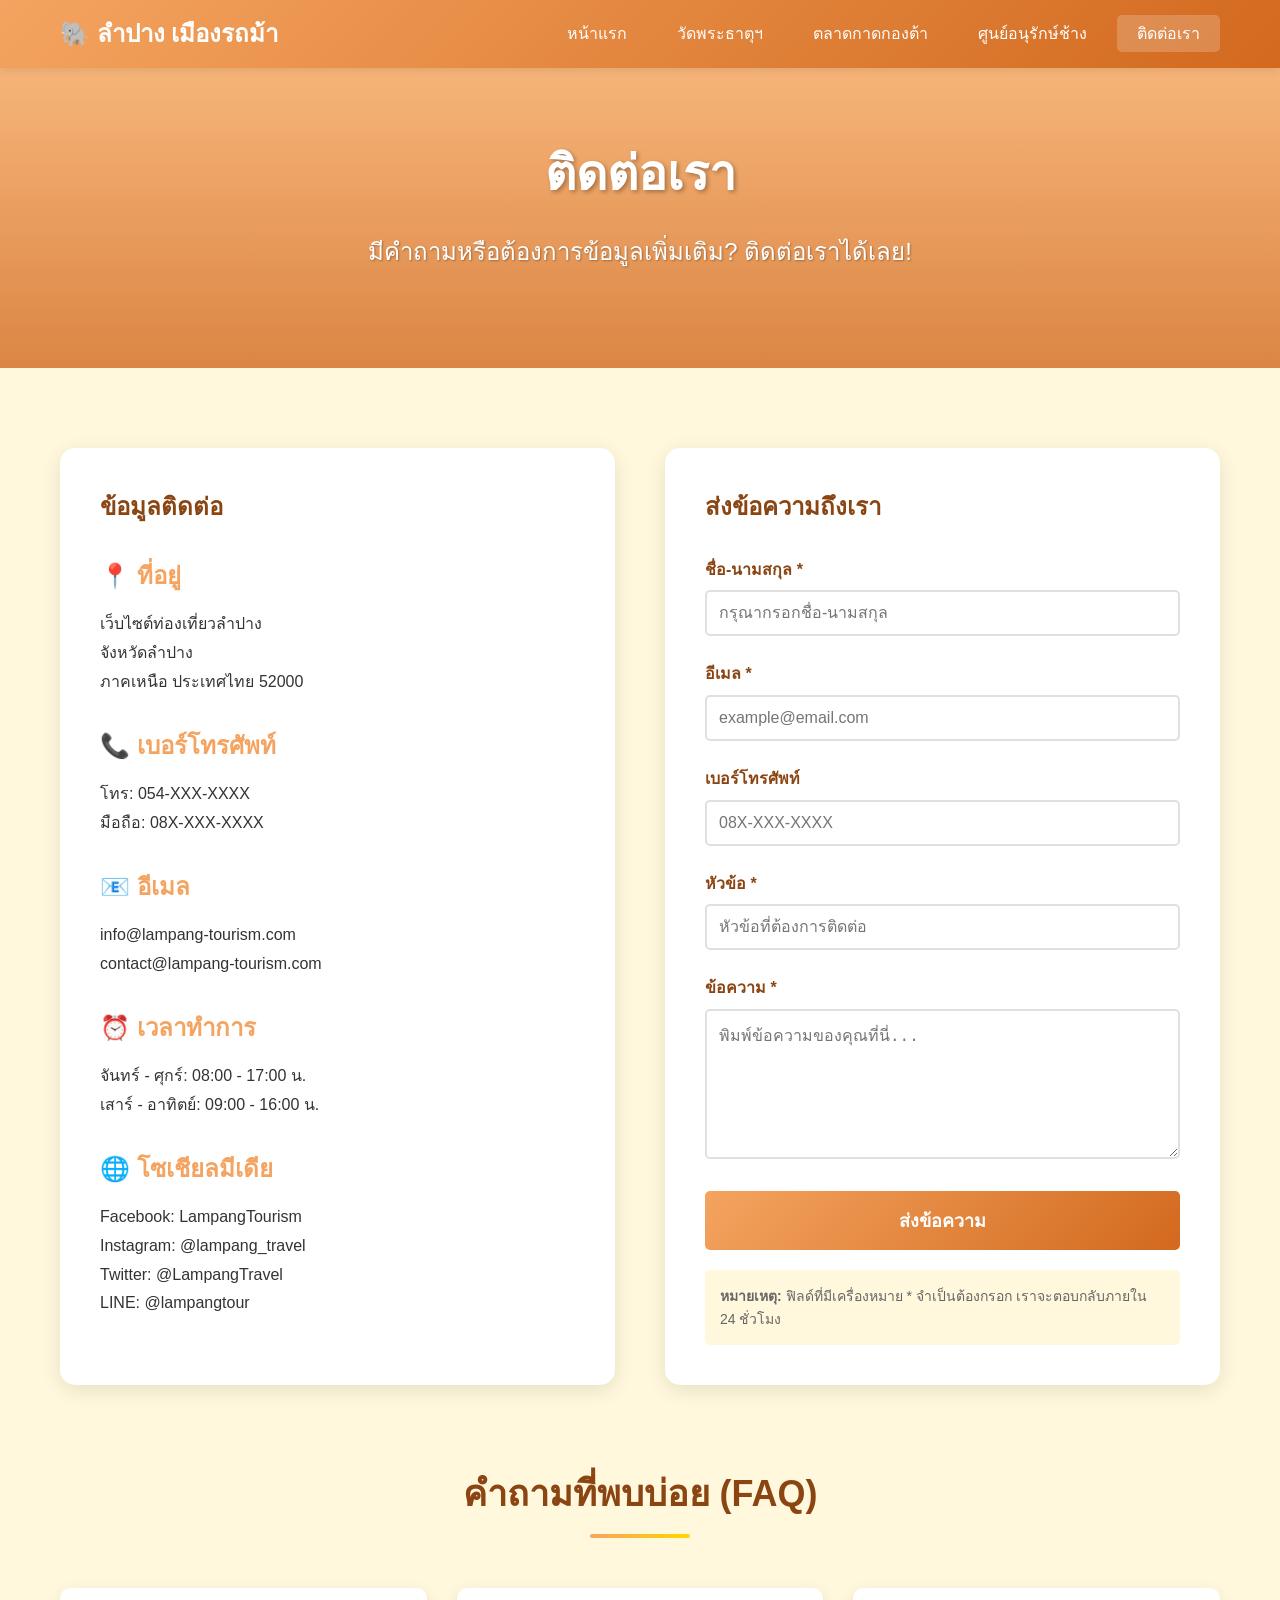
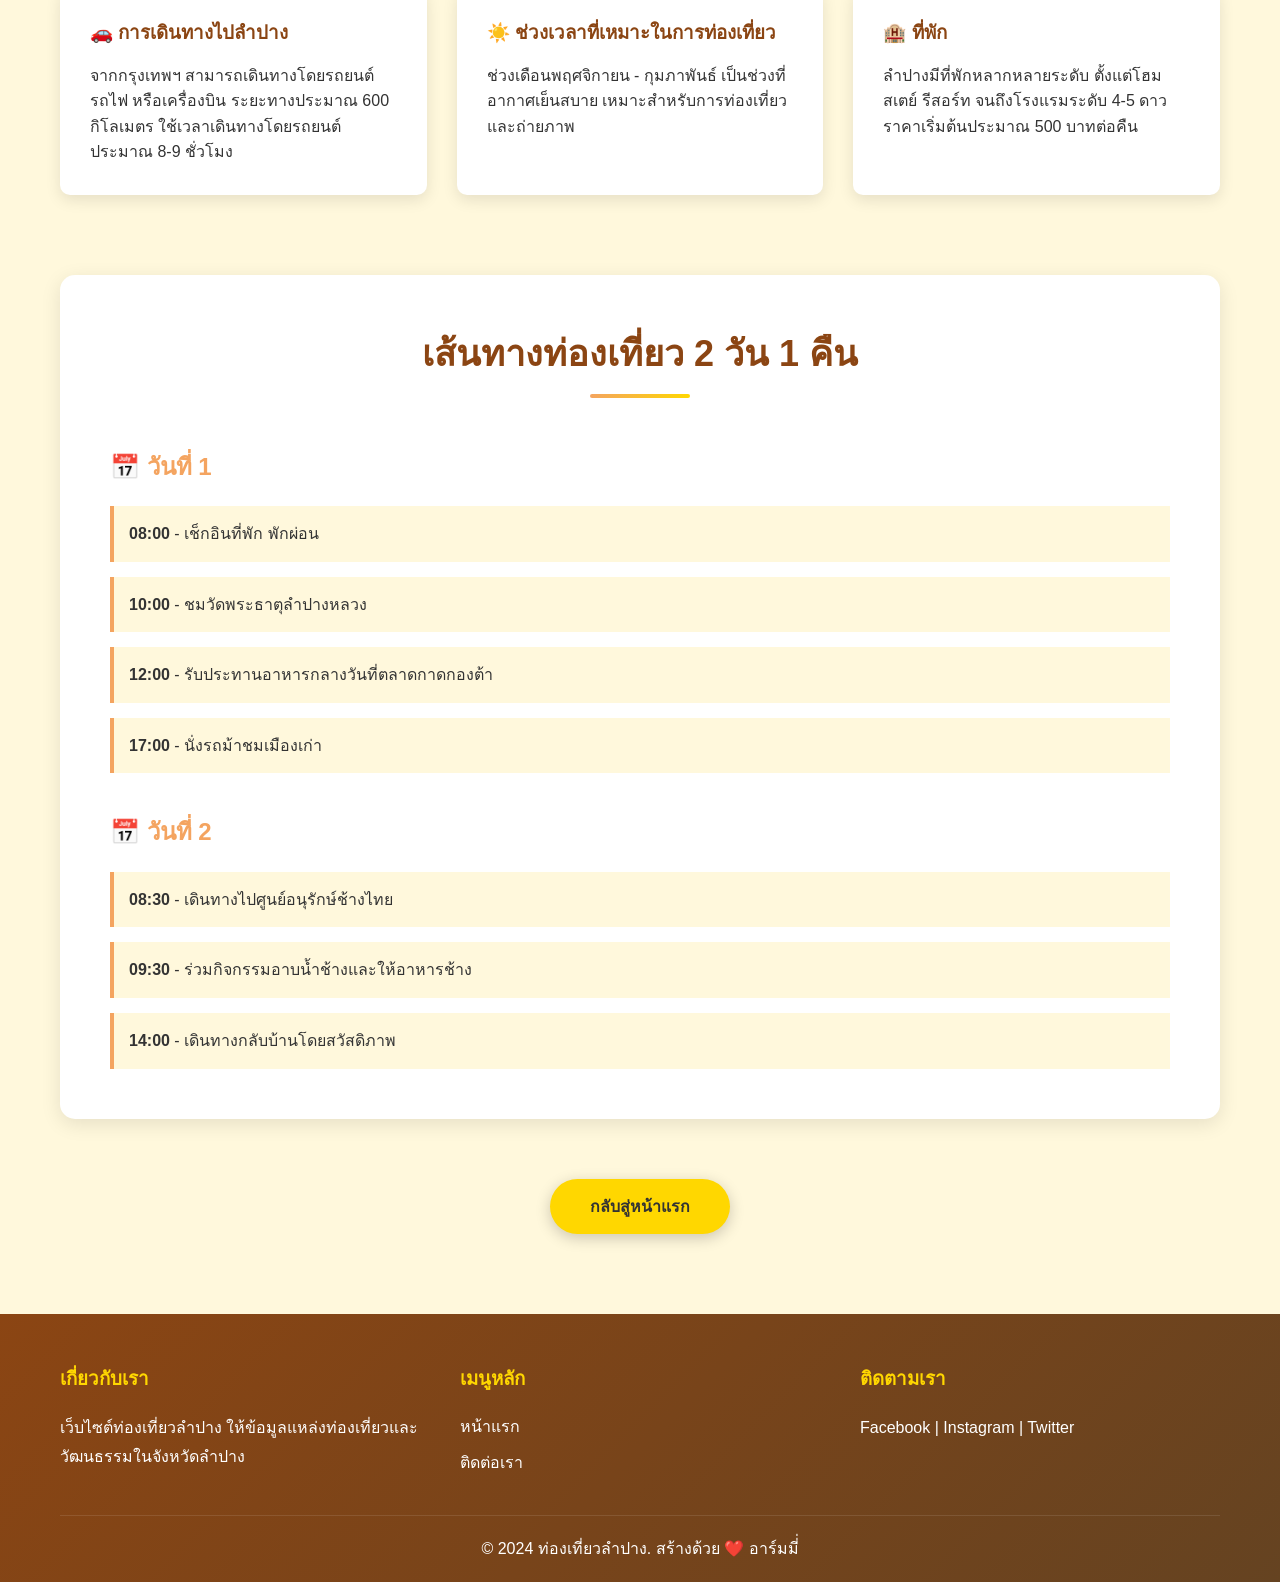
<file: contact.html>
<!DOCTYPE html>
<html lang="th">
<head>
    <meta charset="UTF-8">
    <meta name="viewport" content="width=device-width, initial-scale=1.0">
    <title>ติดต่อเรา - ท่องเที่ยวลำปาง</title>
    <link rel="stylesheet" href="styles.css">
</head>
<body>
    <header>
        <div class="container">
            <div class="logo">
                <h1>🐘 ลำปาง เมืองรถม้า</h1>
            </div>
            <nav>
                <ul>
                    <li><a href="index.html">หน้าแรก</a></li>
                    <li><a href="wat-phra-that.html">วัดพระธาตุฯ</a></li>
                    <li><a href="kad-kong-ta.html">ตลาดกาดกองต้า</a></li>
                    <li><a href="elephant-center.html">ศูนย์อนุรักษ์ช้าง</a></li>
                    <li><a href="contact.html" class="active">ติดต่อเรา</a></li>
                </ul>
            </nav>
        </div>
    </header>

    <section class="hero" style="height: 300px; background-image: linear-gradient(rgba(244, 164, 96, 0.8), rgba(210, 105, 30, 0.8)), url('https://images.unsplash.com/photo-1423666639041-f56000c27a9a?w=1600&h=400&fit=crop');">
        <div class="hero-content">
            <h2>ติดต่อเรา</h2>
            <p>มีคำถามหรือต้องการข้อมูลเพิ่มเติม? ติดต่อเราได้เลย!</p>
        </div>
    </section>

    <section class="contact-section">
        <div class="container">
            <div class="contact-container">
                <div class="contact-info">
                    <h2 style="color: #8B4513; margin-bottom: 30px;">ข้อมูลติดต่อ</h2>

                    <div style="margin-bottom: 30px;">
                        <h3 style="color: #F4A460; margin-bottom: 15px;">📍 ที่อยู่</h3>
                        <p>เว็บไซต์ท่องเที่ยวลำปาง<br>
                        จังหวัดลำปาง<br>
                        ภาคเหนือ ประเทศไทย 52000</p>
                    </div>

                    <div style="margin-bottom: 30px;">
                        <h3 style="color: #F4A460; margin-bottom: 15px;">📞 เบอร์โทรศัพท์</h3>
                        <p>โทร: 054-XXX-XXXX<br>
                        มือถือ: 08X-XXX-XXXX</p>
                    </div>

                    <div style="margin-bottom: 30px;">
                        <h3 style="color: #F4A460; margin-bottom: 15px;">📧 อีเมล</h3>
                        <p>info@lampang-tourism.com<br>
                        contact@lampang-tourism.com</p>
                    </div>

                    <div style="margin-bottom: 30px;">
                        <h3 style="color: #F4A460; margin-bottom: 15px;">⏰ เวลาทำการ</h3>
                        <p>จันทร์ - ศุกร์: 08:00 - 17:00 น.<br>
                        เสาร์ - อาทิตย์: 09:00 - 16:00 น.</p>
                    </div>

                    <div>
                        <h3 style="color: #F4A460; margin-bottom: 15px;">🌐 โซเชียลมีเดีย</h3>
                        <p>Facebook: LampangTourism<br>
                        Instagram: @lampang_travel<br>
                        Twitter: @LampangTravel<br>
                        LINE: @lampangtour</p>
                    </div>
                </div>

                <div class="contact-form">
                    <h2 style="color: #8B4513; margin-bottom: 30px;">ส่งข้อความถึงเรา</h2>
                    <form>
                        <div class="form-group">
                            <label for="name">ชื่อ-นามสกุล *</label>
                            <input type="text" id="name" name="name" required placeholder="กรุณากรอกชื่อ-นามสกุล">
                        </div>

                        <div class="form-group">
                            <label for="email">อีเมล *</label>
                            <input type="email" id="email" name="email" required placeholder="example@email.com">
                        </div>

                        <div class="form-group">
                            <label for="phone">เบอร์โทรศัพท์</label>
                            <input type="tel" id="phone" name="phone" placeholder="08X-XXX-XXXX">
                        </div>

                        <div class="form-group">
                            <label for="subject">หัวข้อ *</label>
                            <input type="text" id="subject" name="subject" required placeholder="หัวข้อที่ต้องการติดต่อ">
                        </div>

                        <div class="form-group">
                            <label for="message">ข้อความ *</label>
                            <textarea id="message" name="message" required placeholder="พิมพ์ข้อความของคุณที่นี่..."></textarea>
                        </div>

                        <button type="submit" class="submit-btn">ส่งข้อความ</button>
                    </form>

                    <div style="margin-top: 20px; padding: 15px; background-color: #FFF8DC; border-radius: 5px;">
                        <p style="font-size: 14px; color: #666; margin: 0;">
                            <strong>หมายเหตุ:</strong> ฟิลด์ที่มีเครื่องหมาย * จำเป็นต้องกรอก เราจะตอบกลับภายใน 24 ชั่วโมง
                        </p>
                    </div>
                </div>
            </div>

            <div style="margin-top: 80px;">
                <h2 class="section-title">คำถามที่พบบ่อย (FAQ)</h2>
                <div style="display: grid; grid-template-columns: repeat(auto-fit, minmax(300px, 1fr)); gap: 30px;">
                    <div style="background-color: white; padding: 30px; border-radius: 10px; box-shadow: 0 5px 15px rgba(0,0,0,0.1);">
                        <h3 style="color: #8B4513; margin-bottom: 15px;">🚗 การเดินทางไปลำปาง</h3>
                        <p>จากกรุงเทพฯ สามารถเดินทางโดยรถยนต์ รถไฟ หรือเครื่องบิน ระยะทางประมาณ 600 กิโลเมตร ใช้เวลาเดินทางโดยรถยนต์ประมาณ 8-9 ชั่วโมง</p>
                    </div>
                    <div style="background-color: white; padding: 30px; border-radius: 10px; box-shadow: 0 5px 15px rgba(0,0,0,0.1);">
                        <h3 style="color: #8B4513; margin-bottom: 15px;">☀️ ช่วงเวลาที่เหมาะในการท่องเที่ยว</h3>
                        <p>ช่วงเดือนพฤศจิกายน - กุมภาพันธ์ เป็นช่วงที่อากาศเย็นสบาย เหมาะสำหรับการท่องเที่ยวและถ่ายภาพ</p>
                    </div>
                    <div style="background-color: white; padding: 30px; border-radius: 10px; box-shadow: 0 5px 15px rgba(0,0,0,0.1);">
                        <h3 style="color: #8B4513; margin-bottom: 15px;">🏨 ที่พัก</h3>
                        <p>ลำปางมีที่พักหลากหลายระดับ ตั้งแต่โฮมสเตย์ รีสอร์ท จนถึงโรงแรมระดับ 4-5 ดาว ราคาเริ่มต้นประมาณ 500 บาทต่อคืน</p>
                    </div>
                </div>
            </div>

            <div style="margin-top: 80px; background-color: white; padding: 50px; border-radius: 15px; box-shadow: 0 5px 20px rgba(0,0,0,0.1);">
                <h2 class="section-title">เส้นทางท่องเที่ยว 2 วัน 1 คืน</h2>
                
                <div style="margin-bottom: 40px;">
                    <h3 style="color: #F4A460; margin-bottom: 20px; font-size: 24px;">📅 วันที่ 1</h3>
                    <ul style="list-style: none; padding-left: 0;">
                        <li style="padding: 15px; border-left: 4px solid #F4A460; margin-bottom: 15px; background-color: #FFF8DC;">
                            <strong>08:00</strong> - เช็กอินที่พัก พักผ่อน
                        </li>
                        <li style="padding: 15px; border-left: 4px solid #F4A460; margin-bottom: 15px; background-color: #FFF8DC;">
                            <strong>10:00</strong> - ชมวัดพระธาตุลำปางหลวง
                        </li>
                        <li style="padding: 15px; border-left: 4px solid #F4A460; margin-bottom: 15px; background-color: #FFF8DC;">
                            <strong>12:00</strong> - รับประทานอาหารกลางวันที่ตลาดกาดกองต้า
                        </li>
                        <li style="padding: 15px; border-left: 4px solid #F4A460; margin-bottom: 15px; background-color: #FFF8DC;">
                            <strong>17:00</strong> - นั่งรถม้าชมเมืองเก่า
                        </li>
                    </ul>
                </div>

                <div>
                    <h3 style="color: #F4A460; margin-bottom: 20px; font-size: 24px;">📅 วันที่ 2</h3>
                    <ul style="list-style: none; padding-left: 0;">
                        <li style="padding: 15px; border-left: 4px solid #F4A460; margin-bottom: 15px; background-color: #FFF8DC;">
                            <strong>08:30</strong> - เดินทางไปศูนย์อนุรักษ์ช้างไทย
                        </li>
                        <li style="padding: 15px; border-left: 4px solid #F4A460; margin-bottom: 15px; background-color: #FFF8DC;">
                            <strong>09:30</strong> - ร่วมกิจกรรมอาบน้ำช้างและให้อาหารช้าง
                        </li>
                        <li style="padding: 15px; border-left: 4px solid #F4A460; background-color: #FFF8DC;">
                            <strong>14:00</strong> - เดินทางกลับบ้านโดยสวัสดิภาพ
                        </li>
                    </ul>
                </div>
            </div>

            <div style="margin-top: 60px; text-align: center;">
                <a href="index.html" class="btn">กลับสู่หน้าแรก</a>
            </div>
        </div>
    </section>

    <footer>
        <div class="container">
            <div class="footer-content">
                <div class="footer-section">
                    <h3>เกี่ยวกับเรา</h3>
                    <p>เว็บไซต์ท่องเที่ยวลำปาง ให้ข้อมูลแหล่งท่องเที่ยวและวัฒนธรรมในจังหวัดลำปาง</p>
                </div>
                <div class="footer-section">
                    <h3>เมนูหลัก</h3>
                    <ul>
                        <li><a href="index.html">หน้าแรก</a></li>
                        <li><a href="contact.html">ติดต่อเรา</a></li>
                    </ul>
                </div>
                <div class="footer-section">
                    <h3>ติดตามเรา</h3>
                    <p>Facebook | Instagram | Twitter</p>
                </div>
            </div>
            <div class="footer-bottom">
                <p>&copy; 2024 ท่องเที่ยวลำปาง. สร้างด้วย ❤️ อาร์มมี่่</p>
            </div>
        </div>
    </footer>
</body>
</html>
</file>
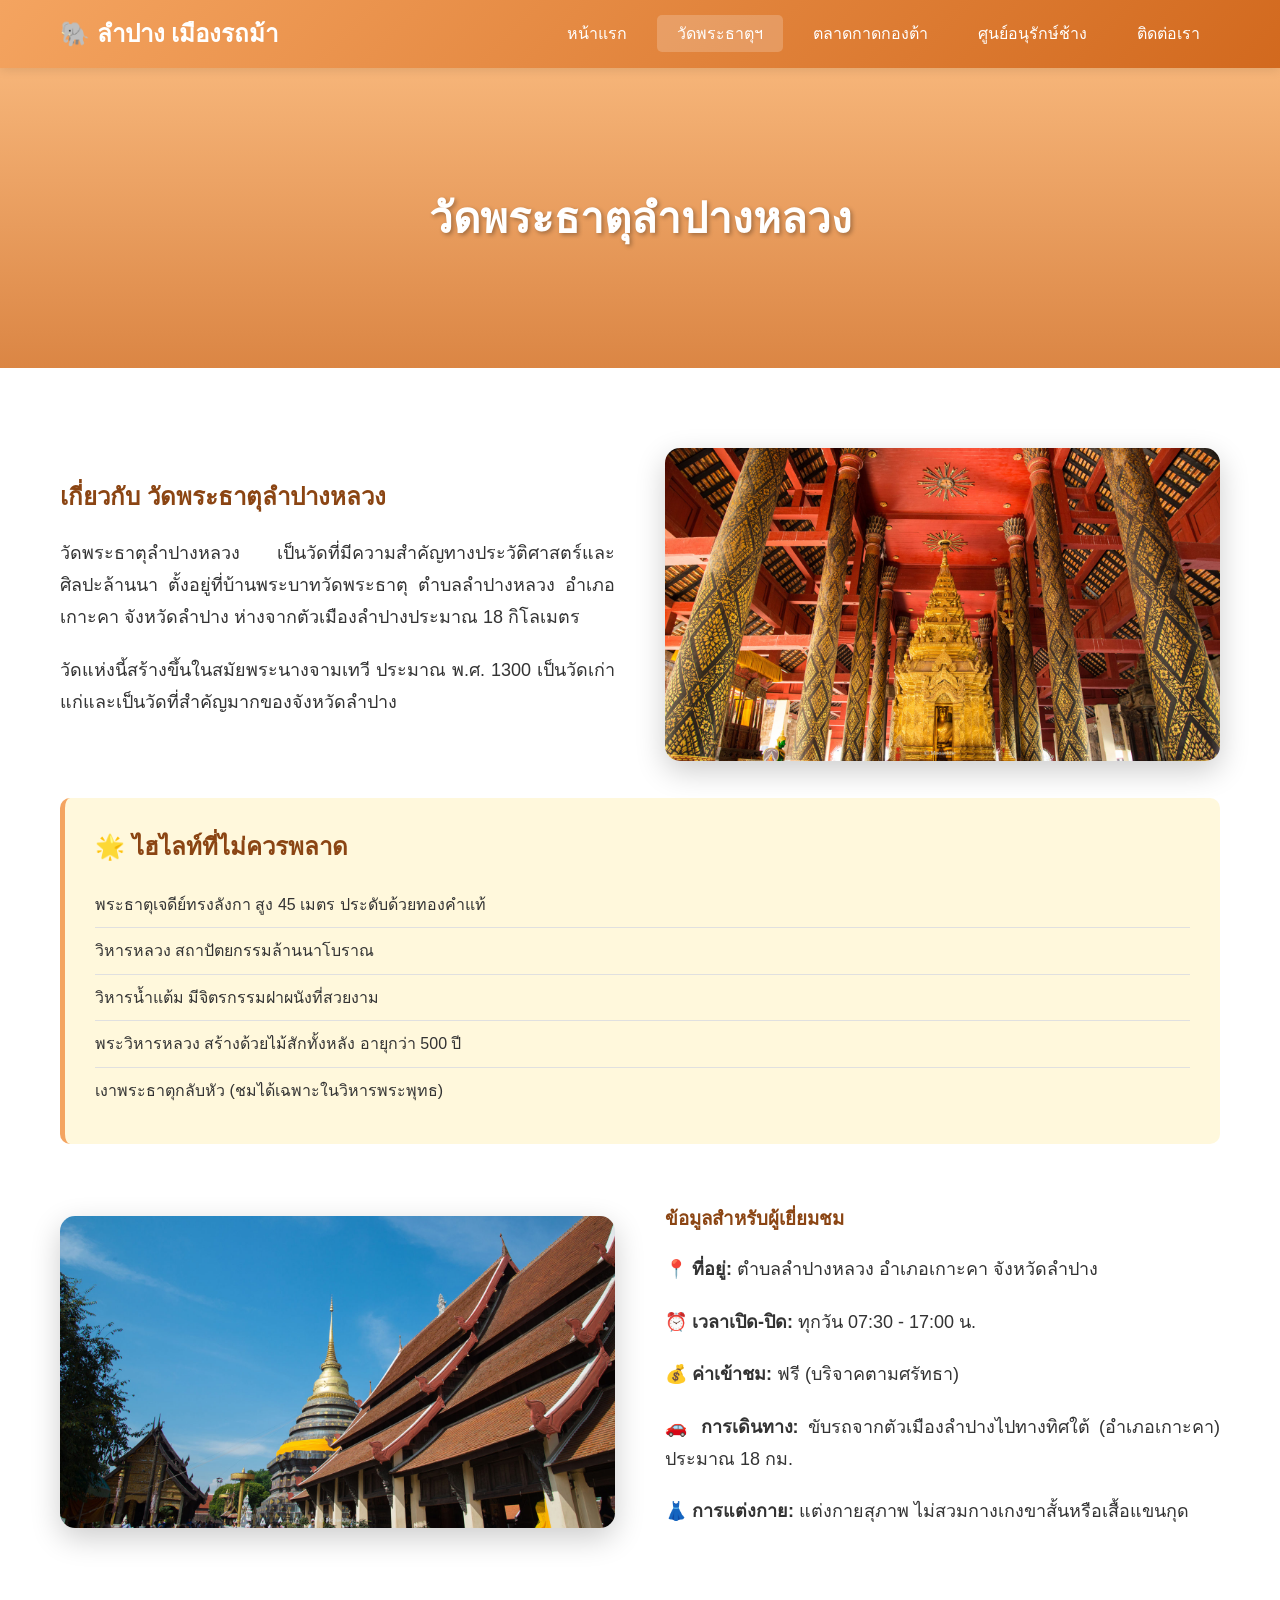
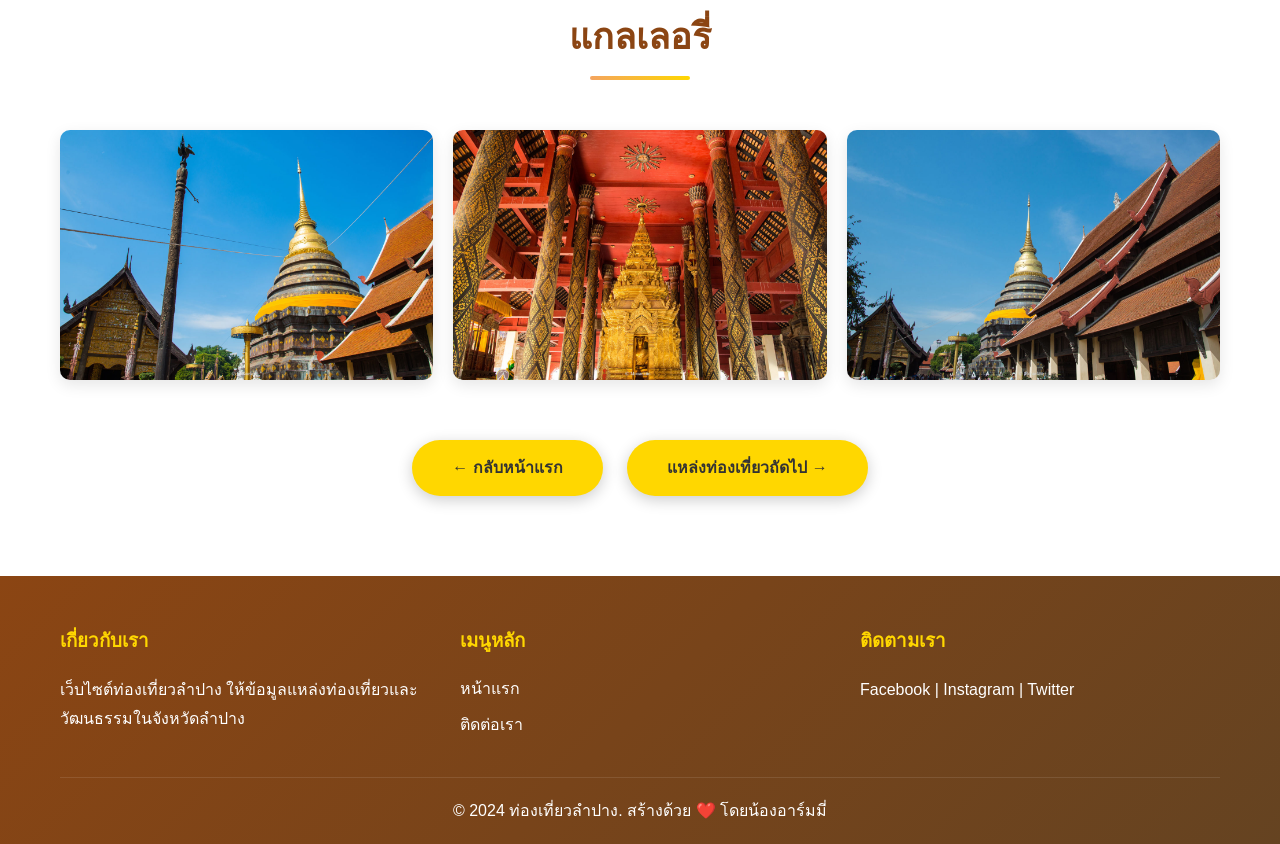
<file: wat-phra-that.html>
<!DOCTYPE html>
<html lang="th">
<head>
    <meta charset="UTF-8">
    <meta name="viewport" content="width=device-width, initial-scale=1.0">
    <title>วัดพระธาตุลำปางหลวง - ท่องเที่ยวลำปาง</title>
    <link rel="stylesheet" href="styles.css">
</head>
<body>
    <header>
        <div class="container">
            <div class="logo">
                <h1>🐘 ลำปาง เมืองรถม้า</h1>
            </div>
            <nav>
                <ul>
                    <li><a href="index.html">หน้าแรก</a></li>
                    <li><a href="wat-phra-that.html" class="active">วัดพระธาตุฯ</a></li>
                    <li><a href="kad-kong-ta.html">ตลาดกาดกองต้า</a></li>
                    <li><a href="elephant-center.html">ศูนย์อนุรักษ์ช้าง</a></li>
                    <li><a href="contact.html">ติดต่อเรา</a></li>
                </ul>
            </nav>
        </div>
    </header>

    <section class="detail-hero" style="background-image: linear-gradient(rgba(244, 164, 96, 0.8), rgba(210, 105, 30, 0.8)), url('https://images.unsplash.com/photo-1551882547-ff40c63fe5fa?w=1600&h=400&fit=crop');">
        <h2>วัดพระธาตุลำปางหลวง</h2>
    </section>

    <section class="detail-content">
        <div class="container">
            <div class="content-wrapper">
                <div class="content-text">
                    <h2 style="color: #8B4513; margin-bottom: 20px;">เกี่ยวกับ วัดพระธาตุลำปางหลวง</h2>
                    <p>วัดพระธาตุลำปางหลวง เป็นวัดที่มีความสำคัญทางประวัติศาสตร์และศิลปะล้านนา ตั้งอยู่ที่บ้านพระบาทวัดพระธาตุ ตำบลลำปางหลวง อำเภอเกาะคา จังหวัดลำปาง ห่างจากตัวเมืองลำปางประมาณ 18 กิโลเมตร</p>
                    <p>วัดแห่งนี้สร้างขึ้นในสมัยพระนางจามเทวี ประมาณ พ.ศ. 1300 เป็นวัดเก่าแก่และเป็นวัดที่สำคัญมากของจังหวัดลำปาง</p>
                </div>
                <div class="content-image">
                    <img src="Watphrathatlampangluang2.jpg" alt="วัดพระธาตุลำปางหลวง">
                </div>
            </div>

            <div class="info-box">
                <h3>🌟 ไฮไลท์ที่ไม่ควรพลาด</h3>
                <ul>
                    <li>พระธาตุเจดีย์ทรงลังกา สูง 45 เมตร ประดับด้วยทองคำแท้</li>
                    <li>วิหารหลวง สถาปัตยกรรมล้านนาโบราณ</li>
                    <li>วิหารน้ำแต้ม มีจิตรกรรมฝาผนังที่สวยงาม</li>
                    <li>พระวิหารหลวง สร้างด้วยไม้สักทั้งหลัง อายุกว่า 500 ปี</li>
                    <li>เงาพระธาตุกลับหัว (ชมได้เฉพาะในวิหารพระพุทธ)</li>
                </ul>
            </div>

            <div class="content-wrapper" style="margin-top: 60px;">
                <div class="content-image">
                    <img src="Watphrathatlampangluang3.jpg" alt="พระธาตุเจดีย์">
                </div>
                <div class="content-text">
                    <h3 style="color: #8B4513; margin-bottom: 20px;">ข้อมูลสำหรับผู้เยี่ยมชม</h3>
                    <p><strong>📍 ที่อยู่:</strong> ตำบลลำปางหลวง อำเภอเกาะคา จังหวัดลำปาง</p>
                    <p><strong>⏰ เวลาเปิด-ปิด:</strong> ทุกวัน 07:30 - 17:00 น.</p>
                    <p><strong>💰 ค่าเข้าชม:</strong> ฟรี (บริจาคตามศรัทธา)</p>
                    <p><strong>🚗 การเดินทาง:</strong> ขับรถจากตัวเมืองลำปางไปทางทิศใต้ (อำเภอเกาะคา) ประมาณ 18 กม.</p>
                    <p><strong>👗 การแต่งกาย:</strong> แต่งกายสุภาพ ไม่สวมกางเกงขาสั้นหรือเสื้อแขนกุด</p>
                </div>
            </div>

            <div style="margin-top: 60px;">
                <h2 class="section-title">แกลเลอรี่</h2>
                <div class="gallery">
                    <img src="Watphrathatlampangluang.jpg" alt="วัดพระธาตุ 1">
                    <img src="Watphrathatlampangluang2.jpg" alt="วัดพระธาตุ 2">
                    <img src="Watphrathatlampangluang3.jpg" alt="วัดพระธาตุ 3">
                </div>
            </div>

            <div style="margin-top: 60px; text-align: center;">
                <a href="index.html" class="btn" style="margin-right: 20px;">← กลับหน้าแรก</a>
                <a href="kad-kong-ta.html" class="btn">แหล่งท่องเที่ยวถัดไป →</a>
            </div>
        </div>
    </section>

    <footer>
        <div class="container">
            <div class="footer-content">
                <div class="footer-section">
                    <h3>เกี่ยวกับเรา</h3>
                    <p>เว็บไซต์ท่องเที่ยวลำปาง ให้ข้อมูลแหล่งท่องเที่ยวและวัฒนธรรมในจังหวัดลำปาง</p>
                </div>
                <div class="footer-section">
                    <h3>เมนูหลัก</h3>
                    <ul>
                        <li><a href="index.html">หน้าแรก</a></li>
                        <li><a href="contact.html">ติดต่อเรา</a></li>
                    </ul>
                </div>
                <div class="footer-section">
                    <h3>ติดตามเรา</h3>
                    <p>Facebook | Instagram | Twitter</p>
                </div>
            </div>
            <div class="footer-bottom">
                <p>&copy; 2024 ท่องเที่ยวลำปาง. สร้างด้วย ❤️ โดยน้องอาร์มมี่</p>
            </div>
        </div>
    </footer>
</body>
</html>
</file>
<file: styles.css>
/* ========== ตั้งค่าพื้นฐาน ========== */
* {
    margin: 0;
    padding: 0;
    box-sizing: border-box;
}

body {
    font-family: 'Segoe UI', Tahoma, Geneva, Verdana, sans-serif;
    line-height: 1.6;
    color: #333;
    background-color: #FFF8DC;
}

.container {
    max-width: 1200px;
    margin: 0 auto;
    padding: 0 20px;
}

/* ========== Header และ Navigation ========== */
header {
    background: linear-gradient(135deg, #F4A460 0%, #D2691E 100%);
    box-shadow: 0 2px 10px rgba(0,0,0,0.1);
    position: sticky;
    top: 0;
    z-index: 1000;
}

header .container {
    display: flex;
    justify-content: space-between;
    align-items: center;
    padding: 15px 20px;
}

.logo h1 {
    color: white; /* เติม ; */
    font-size: 24px;
    font-weight: bold;
}

nav ul {
    display: flex;
    list-style: none;
    gap: 10px;
}

nav ul li a {
    color: white; /* เติม ; */
    text-decoration: none;
    padding: 10px 20px;
    border-radius: 5px;
    transition: all 0.3s ease;
    font-weight: 500;
}

nav ul li a:hover,
nav ul li a.active {
    background-color: rgba(255, 255, 255, 0.2);
    transform: translateY(-2px);
}

/* ========== Hero Section ========== */
.hero {
    background: linear-gradient(rgba(244, 164, 96, 0.8), rgba(210, 105, 30, 0.8)),
    url('images/lampang2.jpg') center/cover;
    height: 500px;
    display: flex;
    align-items: center;
    justify-content: center;
    text-align: center;
    color: white; /* เติม ; */
}

.hero-content h2 {
    font-size: 48px;
    margin-bottom: 20px;
    text-shadow: 2px 2px 4px rgba(0,0,0,0.3);
}

.hero-content p {
    font-size: 24px;
    margin-bottom: 30px;
    text-shadow: 1px 1px 2px rgba(0,0,0,0.3);
}

.btn {
    display: inline-block;
    padding: 15px 40px;
    background-color: #FFD700;
    color: #333;
    text-decoration: none;
    border-radius: 50px;
    font-weight: bold;
    transition: all 0.3s ease;
    box-shadow: 0 4px 15px rgba(0,0,0,0.2);
}

.btn:hover {
    background-color: #FFA500;
    transform: translateY(-3px);
    box-shadow: 0 6px 20px rgba(0,0,0,0.3);
}

/* ========== Section Title ========== */
.section-title {
    text-align: center;
    font-size: 36px;
    color: #8B4513;
    margin-bottom: 50px;
    position: relative;
    padding-bottom: 15px;
}

.section-title::after {
    content: '';
    position: absolute;
    bottom: 0;
    left: 50%;
    transform: translateX(-50%);
    width: 100px;
    height: 4px;
    background: linear-gradient(90deg, #F4A460, #FFD700);
    border-radius: 2px;
}

/* ========== About Section ========== */
.about {
    padding: 80px 0;
    background-color: white; /* เติม ; */
}

.content-wrapper {
    display: flex;
    align-items: center;
    gap: 50px;
}

.content-text {
    flex: 1;
}

.content-text p {
    font-size: 18px;
    margin-bottom: 20px;
    text-align: justify;
    line-height: 1.8;
}

.content-image {
    flex: 1;
}

.content-image img {
    width: 100%;
    border-radius: 15px;
    box-shadow: 0 10px 30px rgba(0,0,0,0.2);
    transition: transform 0.3s ease;
}

.content-image img:hover {
    transform: scale(1.05);
}

/* ========== Attractions Section ========== */
.attractions {
    padding: 80px 0;
}

.attraction-item {
    display: flex;
    align-items: center;
    gap: 50px;
    margin-bottom: 60px;
    background-color: white; /* เติม ; */
    padding: 40px;
    border-radius: 15px;
    box-shadow: 0 5px 20px rgba(0,0,0,0.1);
    transition: transform 0.3s ease;
}

.attraction-item:hover {
    transform: translateY(-5px);
    box-shadow: 0 10px 30px rgba(0,0,0,0.15);
}

.attraction-item.reverse {
    flex-direction: row-reverse;
}

.attraction-image {
    flex: 1;
}

.attraction-image img {
    width: 100%;
    border-radius: 10px;
    box-shadow: 0 5px 15px rgba(0,0,0,0.1);
}

.attraction-content {
    flex: 1;
}

.attraction-content h3 {
    font-size: 28px;
    color: #8B4513;
    margin-bottom: 20px;
}

.attraction-content p {
    font-size: 16px;
    line-height: 1.8;
    margin-bottom: 20px;
    text-align: justify;
}

.btn-link {
    display: inline-block;
    color: #F4A460;
    text-decoration: none;
    font-weight: bold;
    font-size: 18px;
    transition: all 0.3s ease;
}

.btn-link:hover {
    color: #D2691E;
    transform: translateX(5px);
}

/* ========== Detail Page Styles ========== */
.detail-hero {
    background: linear-gradient(rgba(244, 164, 96, 0.8), rgba(210, 105, 30, 0.8)),
    url('https://images.unsplash.com/photo-1551882547-ff40c63fe5fa?w=1600&h=400&fit=crop') center/cover;
    height: 300px;
    display: flex;
    align-items: center;
    justify-content: center;
    text-align: center;
    color: white; /* เติม ; */
}

.detail-hero h2 {
    font-size: 42px;
    text-shadow: 2px 2px 4px rgba(0,0,0,0.3);
}

.detail-content {
    padding: 80px 0;
    background-color: white; /* เติม ; */
}

.info-box {
    background-color: #FFF8DC;
    padding: 30px;
    border-radius: 10px;
    border-left: 5px solid #F4A460;
    margin: 30px 0;
}

.info-box h3 {
    color: #8B4513;
    margin-bottom: 15px;
    font-size: 24px;
}

.info-box ul {
    list-style: none;
    padding-left: 0;
}

.info-box ul li {
    padding: 10px 0;
    border-bottom: 1px solid #e0e0e0;
    font-size: 16px;
}

.info-box ul li:last-child {
    border-bottom: none;
}

.gallery {
    display: grid;
    grid-template-columns: repeat(auto-fit, minmax(300px, 1fr));
    gap: 20px;
    margin-top: 40px;
}

.gallery img {
    width: 100%;
    height: 250px;
    object-fit: cover;
    border-radius: 10px;
    box-shadow: 0 5px 15px rgba(0,0,0,0.1);
    transition: transform 0.3s ease;
}

.gallery img:hover {
    transform: scale(1.05);
}

/* ========== Contact Form ========== */
.contact-section {
    padding: 80px 0;
}

.contact-container {
    display: flex;
    gap: 50px;
}

.contact-info {
    flex: 1;
    background-color: white; /* เติม ; */
    padding: 40px;
    border-radius: 15px;
    box-shadow: 0 5px 20px rgba(0,0,0,0.1);
}

.contact-info h3 {
    color: #8B4513;
    margin-bottom: 20px;
    font-size: 24px;
}

.contact-info p {
    margin-bottom: 15px;
    font-size: 16px;
    line-height: 1.8;
}

.contact-form {
    flex: 1;
    background-color: white; /* เติม ; */
    padding: 40px;
    border-radius: 15px;
    box-shadow: 0 5px 20px rgba(0,0,0,0.1);
}

.form-group {
    margin-bottom: 25px;
}

.form-group label {
    display: block;
    margin-bottom: 8px;
    color: #8B4513;
    font-weight: bold;
}

.form-group input,
.form-group textarea {
    width: 100%;
    padding: 12px;
    border: 2px solid #e0e0e0;
    border-radius: 5px;
    font-size: 16px;
    transition: border-color 0.3s ease;
}

.form-group input:focus,
.form-group textarea:focus {
    outline: none;
    border-color: #F4A460;
}

.form-group textarea {
    resize: vertical;
    min-height: 150px;
}

.submit-btn {
    width: 100%;
    padding: 15px;
    background: linear-gradient(135deg, #F4A460 0%, #D2691E 100%);
    color: white; /* เติม ; */
    border: none;
    border-radius: 5px;
    font-size: 18px;
    font-weight: bold;
    cursor: pointer;
    transition: all 0.3s ease;
}

.submit-btn:hover {
    transform: translateY(-2px);
    box-shadow: 0 5px 15px rgba(0,0,0,0.2);
}

/* ========== Footer ========== */
footer {
    background: linear-gradient(135deg, #8B4513 0%, #654321 100%);
    color: white; /* เติม ; */
    padding: 50px 0 20px;
}

.footer-content {
    display: grid;
    grid-template-columns: repeat(auto-fit, minmax(250px, 1fr));
    gap: 40px;
    margin-bottom: 30px;
}

.footer-section h3 {
    margin-bottom: 20px;
    color: #FFD700;
}

.footer-section p {
    line-height: 1.8;
}

.footer-section ul {
    list-style: none;
}

.footer-section ul li {
    margin-bottom: 10px;
}

.footer-section ul li a {
    color: white; /* เติม ; */
    text-decoration: none;
    transition: color 0.3s ease;
}

.footer-section ul li a:hover {
    color: #FFD700;
}

.footer-bottom {
    text-align: center;
    padding-top: 20px;
    border-top: 1px solid rgba(255,255,255,0.1);
}

/* ========== Responsive Design ========== */
@media (max-width: 768px) {
    header .container {
        flex-direction: column;
        gap: 15px;
    }

    nav ul {
        flex-wrap: wrap;
        justify-content: center;
    }

    .hero-content h2 {
        font-size: 32px;
    }

    .hero-content p {
        font-size: 18px;
    }

    .content-wrapper,
    .attraction-item,
    .attraction-item.reverse,
    .contact-container {
        flex-direction: column;
    }

    .section-title {
        font-size: 28px;
    }

    .gallery {
        grid-template-columns: 1fr;
    }
}
</file>
